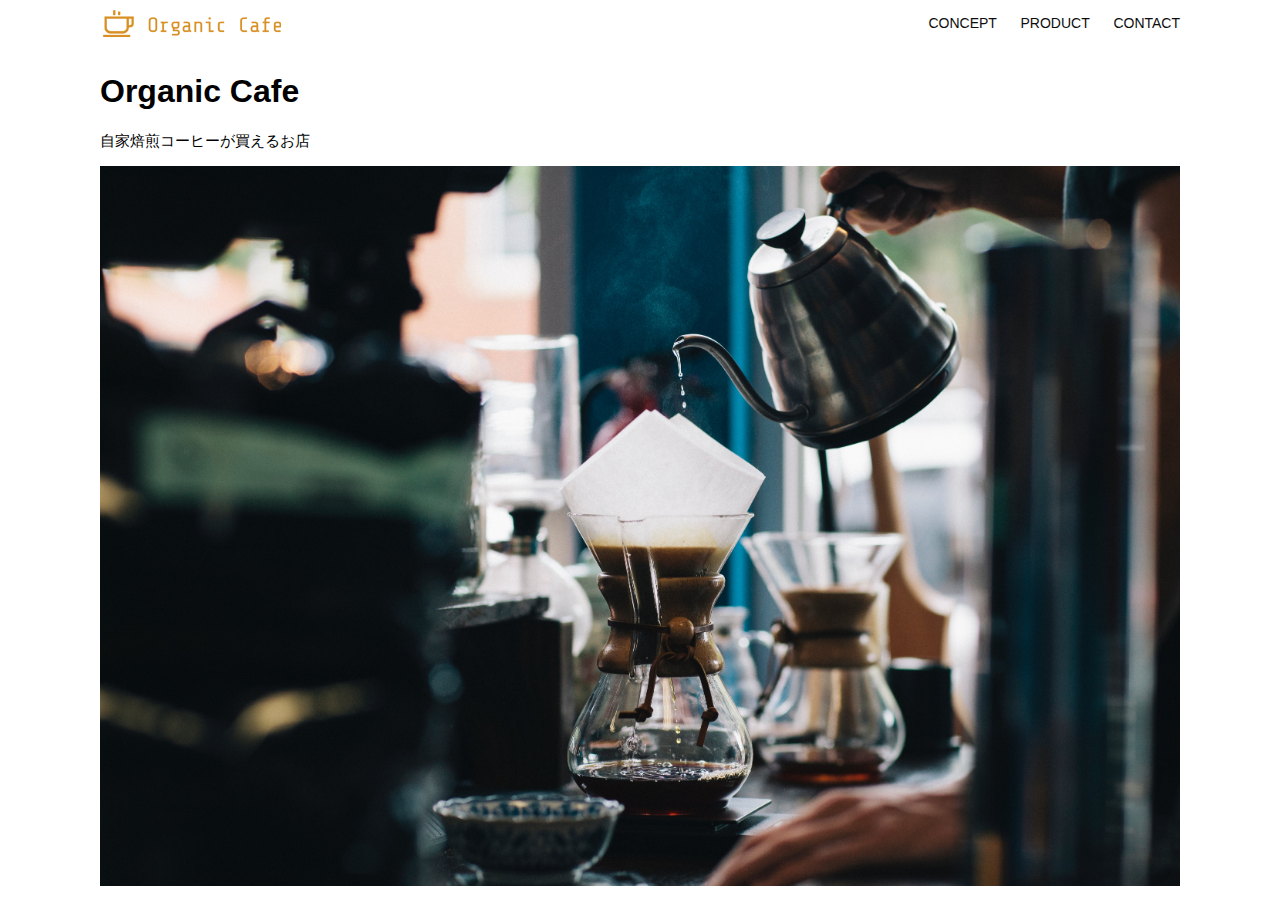
<file: kadai_013/index.html>
<!DOCTYPE html>
<html>
  <head>
    <title>Organic Cafe</title>
    <meta charset="UTF-8" />
    <meta name="description" content="自家焙煎のコーヒーがお家で楽しめるOrganic Cafe"/>
    <meta name="viewport" content="width=device-width, initial-scale=1.0" />
    <link rel="stylesheet" href="style.css" />
  </head>
  <body>
    <!-- ヘッダー -->
    <header>
      <!-- ロゴ -->
      <a href="index.html" id="logo"><img src="images/logo.png" alt="トップページに戻る"/></a>

      <!-- PC用ナビゲーション -->
      <nav id="nav-pc">
        <a href="index.html#concept">CONCEPT</a>
        <a href="index.html#product">PRODUCT</a>
        <a href="index.html#contact">CONTACT</a>
      </nav>
      <!-- スマートフォン用メニューボタン -->
      <img id="menu-sp" onclick="document.getElementById('nav-sp').style.display = 'block'" src="images/button-menu.png" alt="ナビゲーションを開く"/>
      <!-- スマートフォン用ナビゲーション-->
      <nav id="nav-sp">
        <img id="close" onclick="document.getElementById('nav-sp').style.display = 'none'" src="images/button-close.png" alt="ナビゲーションを閉じる"/>
        <a id="logo-sp" href="index.html" onclick="document.getElementById('nav-sp').style.display = 'none'"><img src="images/logo-sp.png" alt="トップページに戻る"/></a>
        <a class="menu" href="index.html#concept" onclick="document.getElementById('nav-sp').style.display = 'none'">CONCEPT</a>
        <a class="menu" href="index.html#product" onclick="document.getElementById('nav-sp').style.display = 'none'">PRODUCT</a>
        <a class="menu" href="index.html#contact" onclick="document.getElementById('nav-sp').style.display = 'none'">CONTACT</a>
      </nav>
      </header>

    <main>
      <article>
        <!-- メインビジュアル -->
        <section id="main-visual">
          <div id="main-message">
            <h1>Organic Cafe</h1>
            <p>自家焙煎コーヒーが買えるお店</p>
          </div>
          <img src="images/main-image.jpg" alt="コーヒーをハンドドリップで淹れる画像"/>
        </section>
      </article>
    </main>
  </body>
</html>
</file>
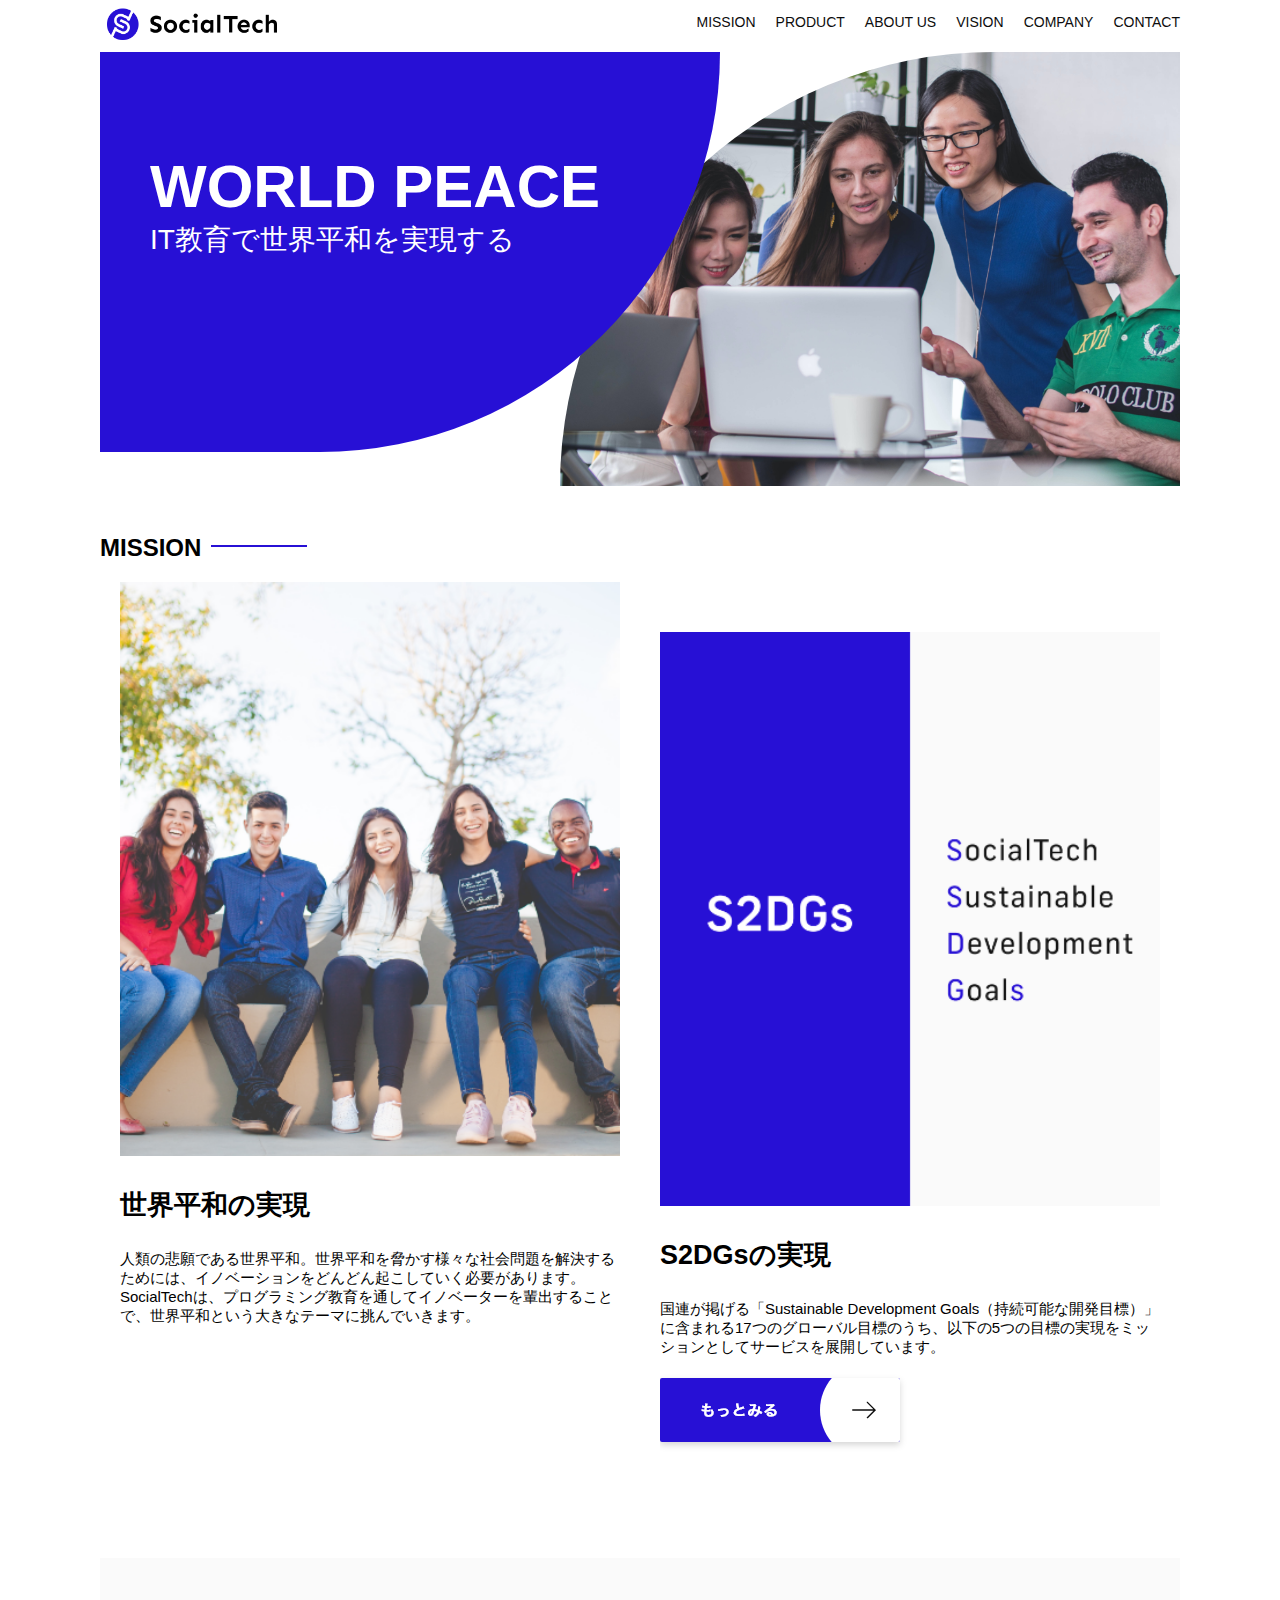
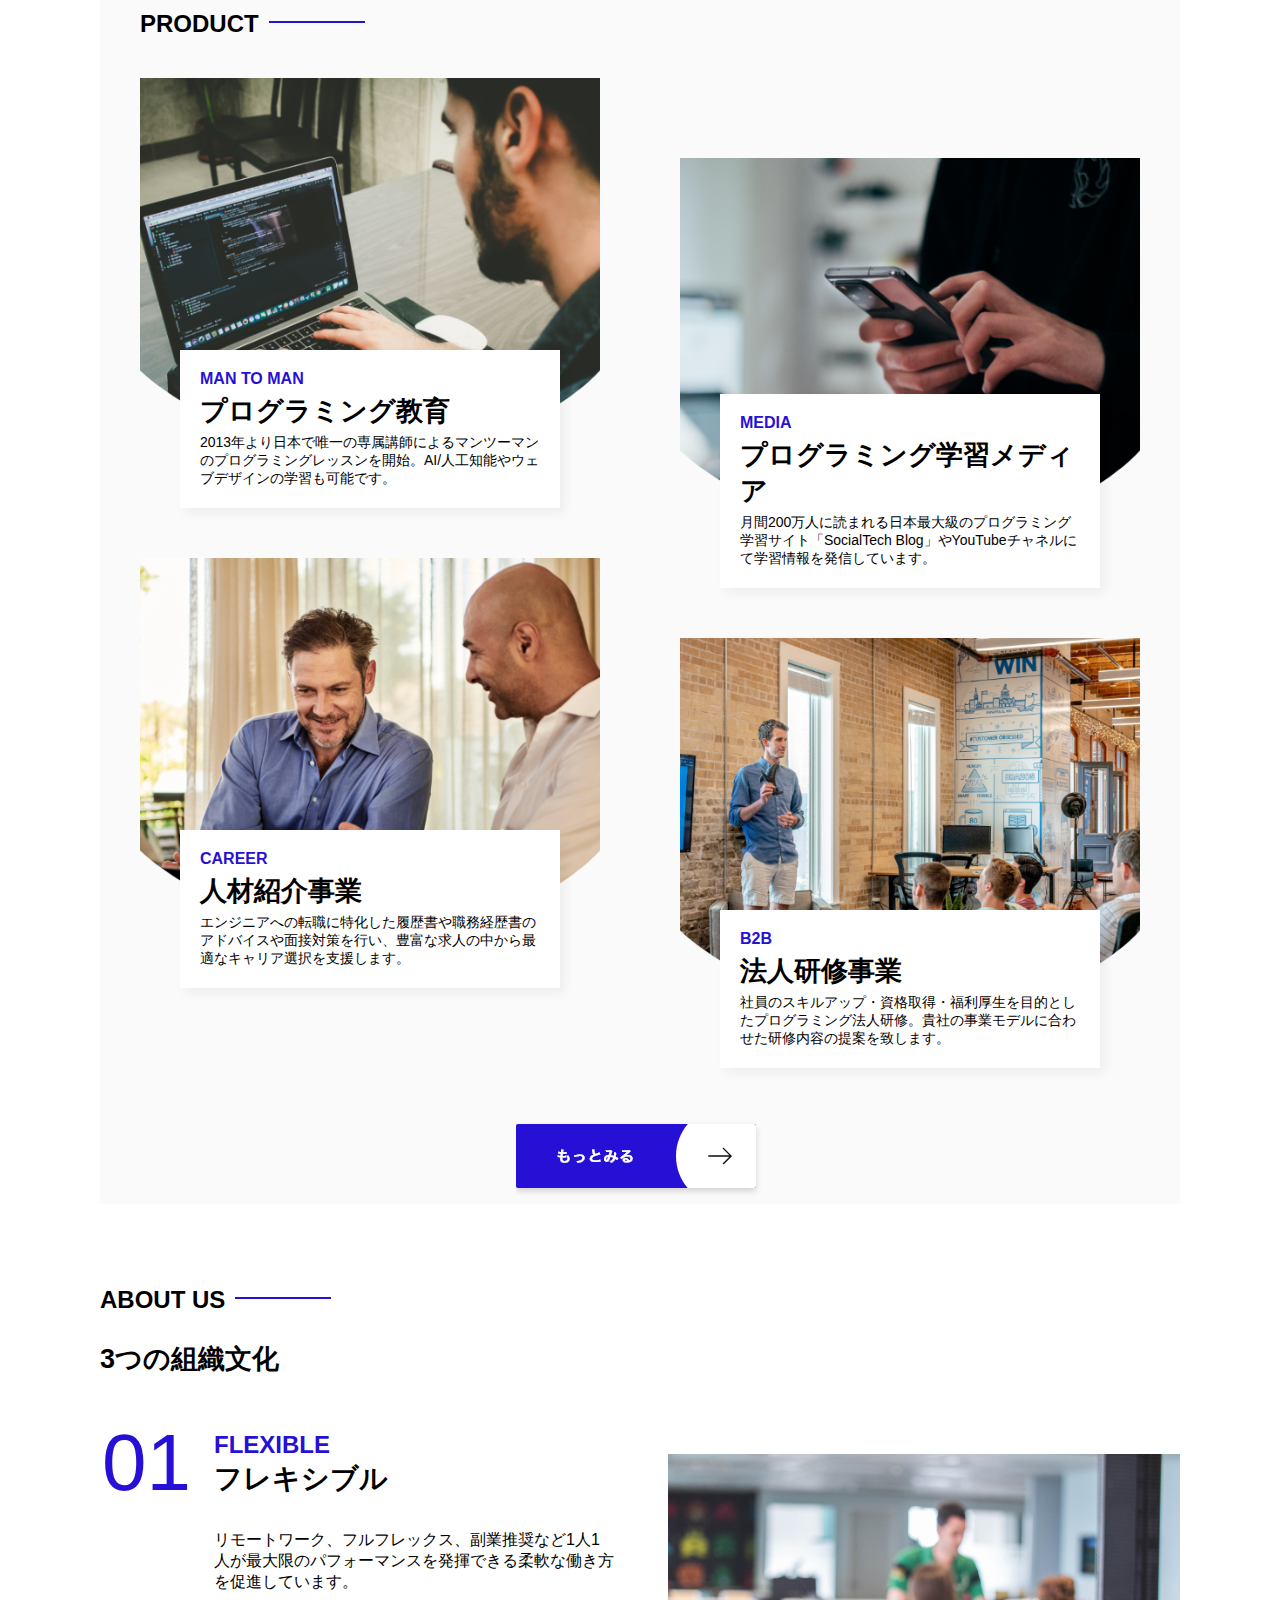
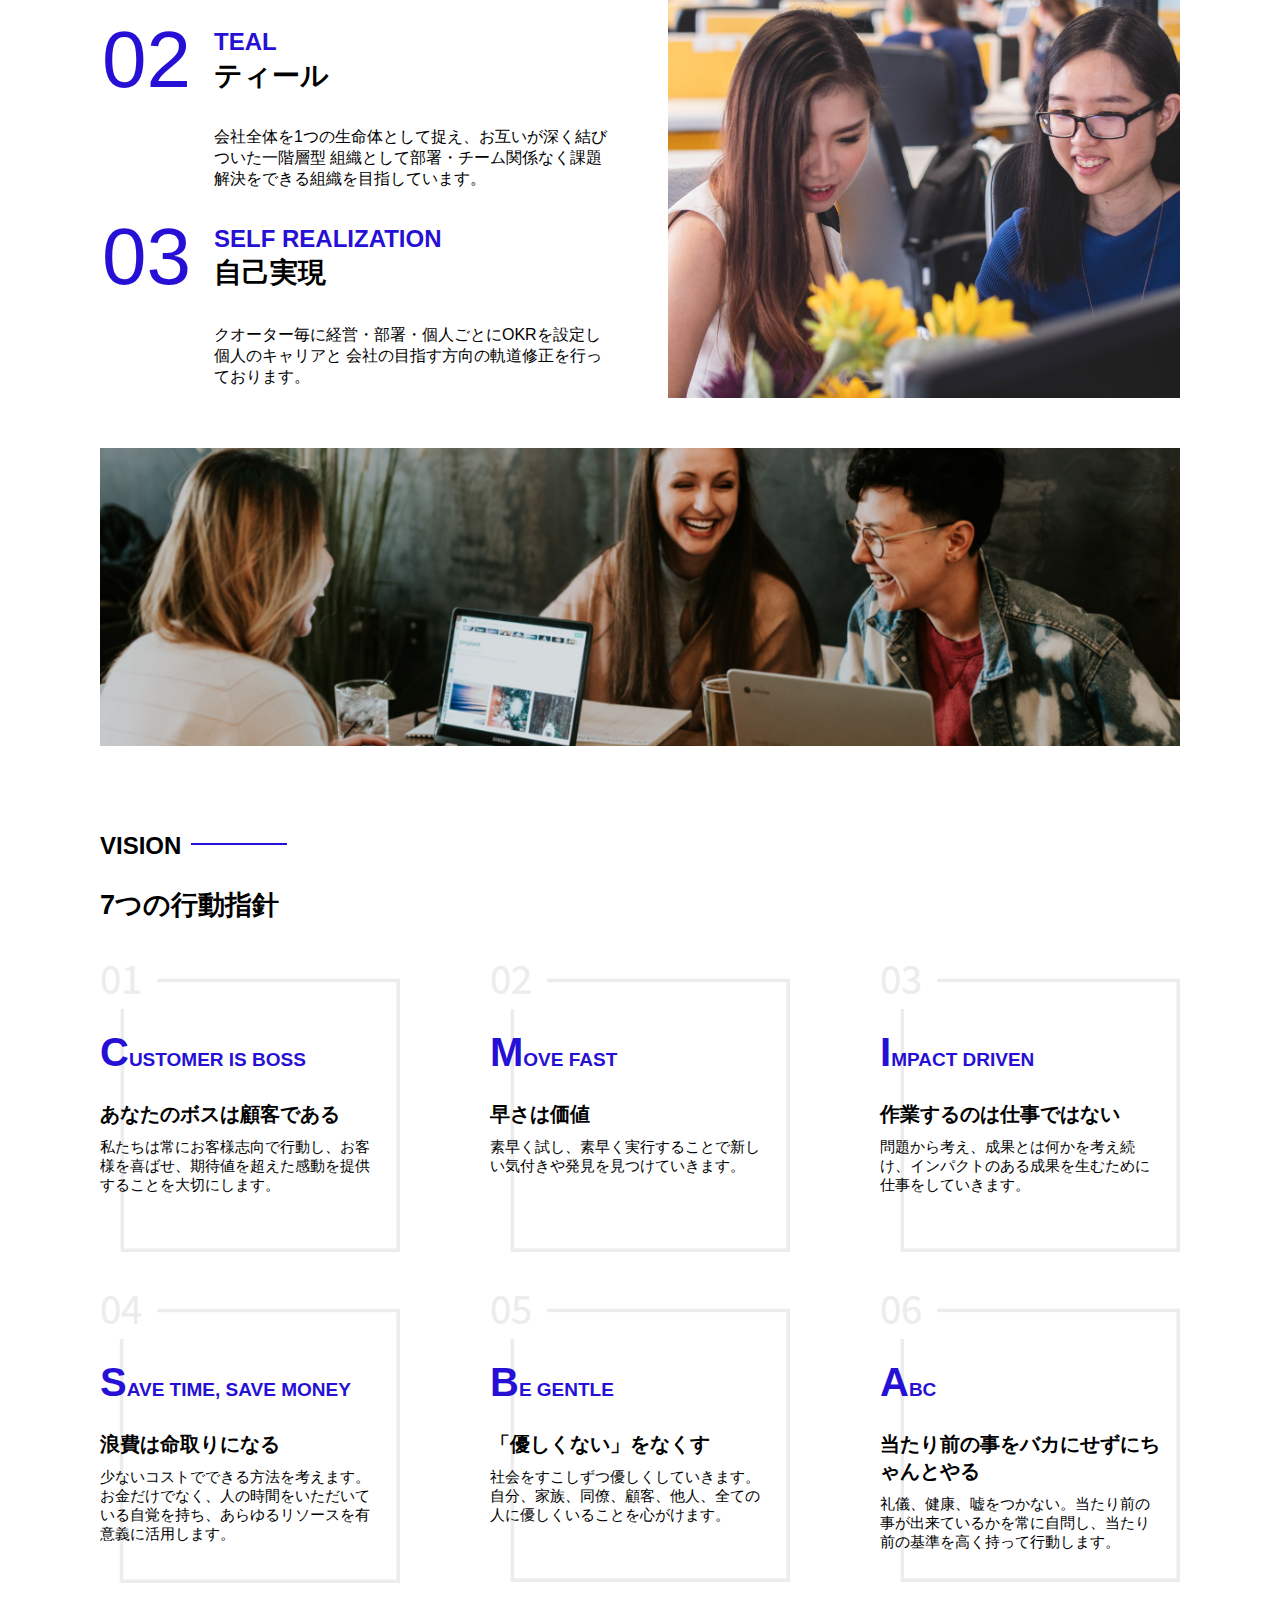
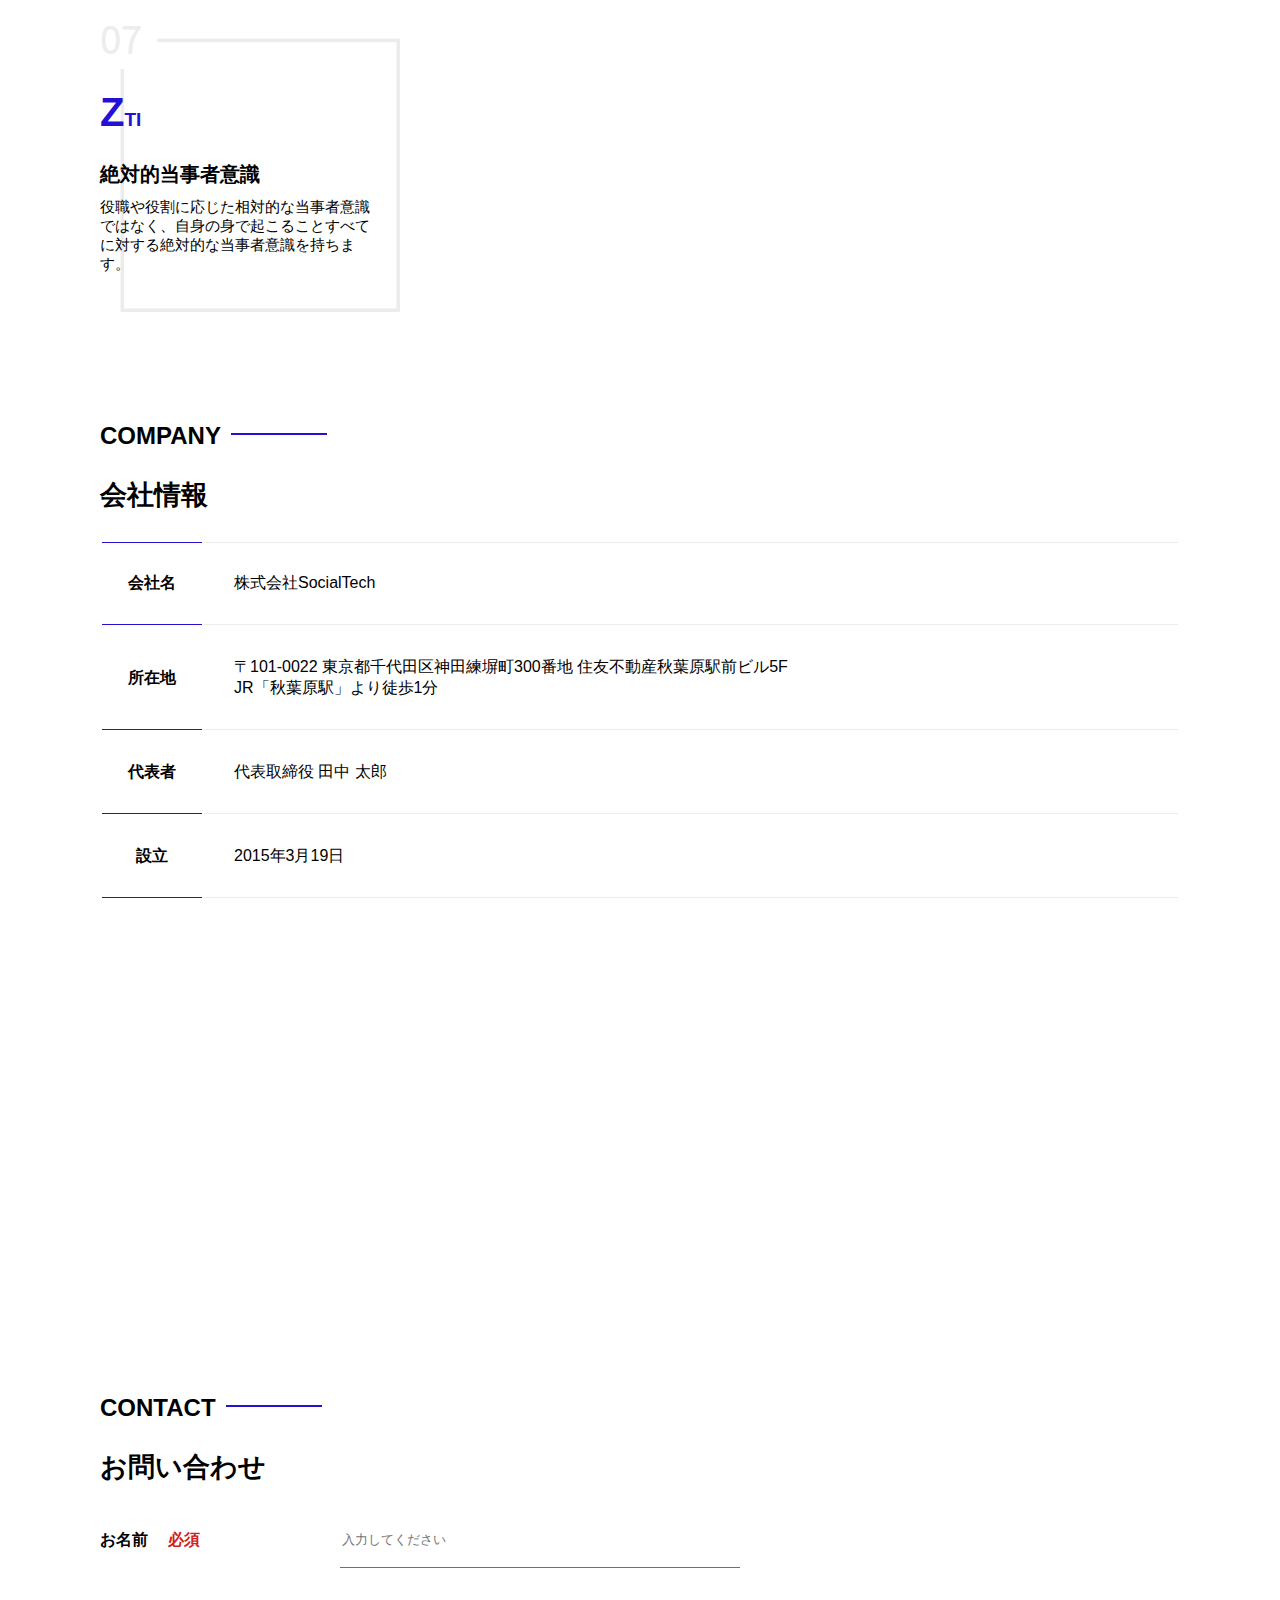
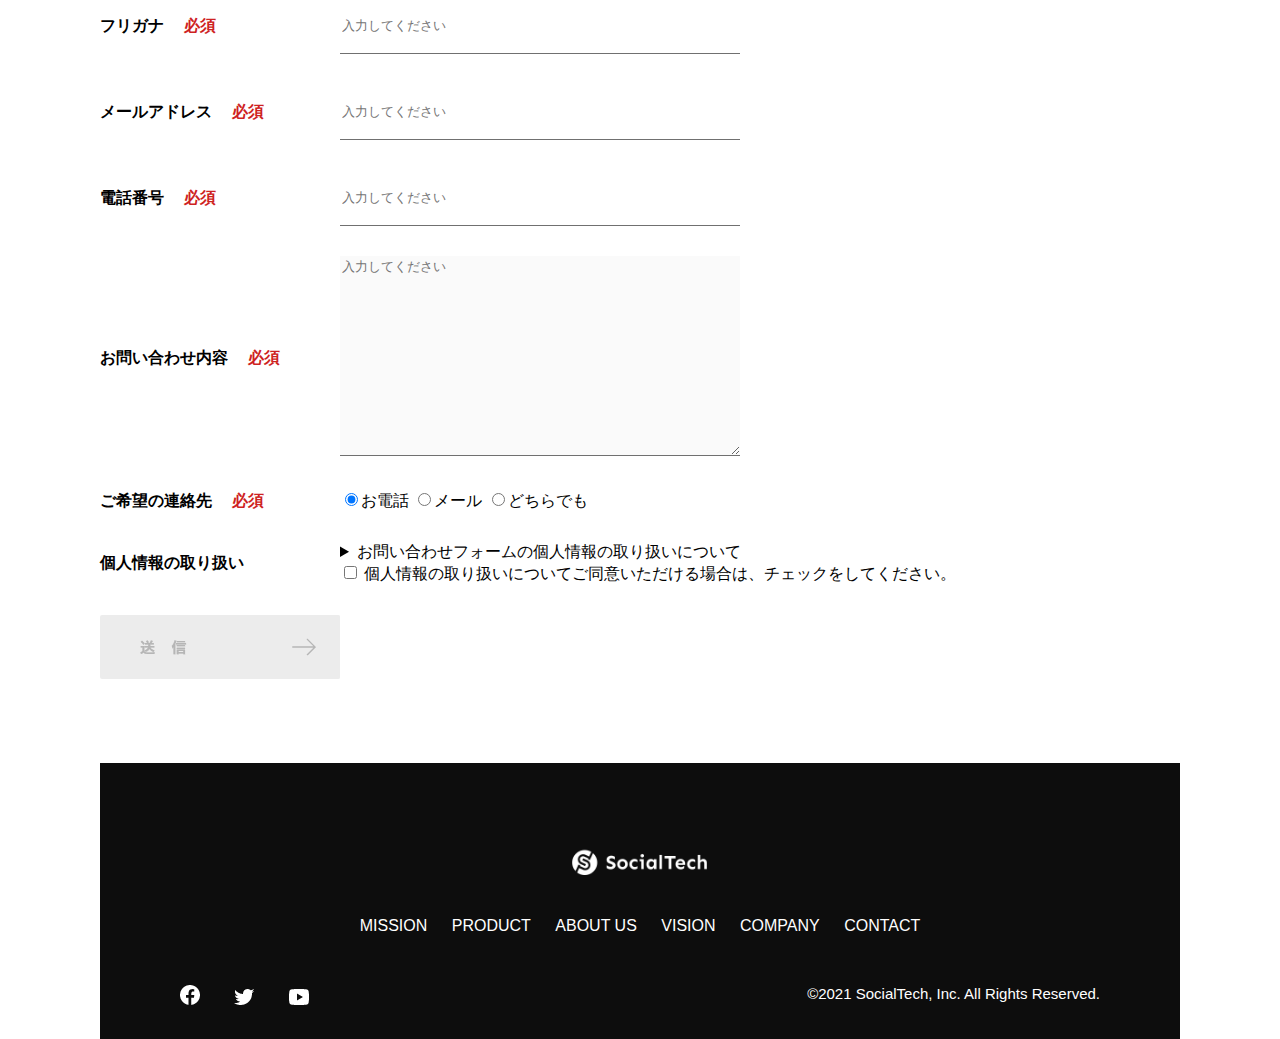
<file: kadai_tutorial_output/index.html>
<!DOCTYPE html>
<html>
<head>
    <title>SocialTech</title>
    <meta charset="UTF-8">
    <meta name="description" content="SocialTechはEdTech業界のリーディングカンパニーを目指します。">
    <meta name="viewport" content="width=device-width, initial-scale=1.0">
    <link rel="stylesheet" href="style.css">
  </head>
<body>
    <header>
      <a href="index.html" id="logo">
        <img src="images/logo.png" alt="トップページに戻る">
      </a>
      <nav id="nav-pc">
        <ul>
          <li><a href="mission.html">MISSION</a></li>
          <li><a href="product.html">PRODUCT</a></li>
          <li><a href="index.html#aboutus">ABOUT US</a></li>
          <li><a href="index.html#vision">VISION</a></li>
          <li><a href="index.html#company">COMPANY</a></li>
          <li><a href="index.html#contact">CONTACT</a></li>
        </ul>
      </nav>
      <button id="menu-sp" onclick="document.getElementById('nav-sp').style.display = 'block'">
        <img src="images/button-menu.png" alt="ナビゲーションを開く">
      </button>
      <div id="nav-sp">
        <button id="close" onclick="document.getElementById('nav-sp').style.display = 'none'">
          <img src="images/button-close.png" alt="ナビゲーションを閉じる">
        </button>
        <nav>
          <ul>
            <li>
              <a id="logo-sp" href="index.html" onclick="document.getElementById('nav-sp').style.display = 'none'"><img src="images/logo-sp.png" alt="トップページに戻る"></a>
            </li>
            <li><a class="menu" href="mission.html" onclick="document.getElementById('nav-sp').style.display = 'none'">MISSION</a></li>
            <li><a class="menu" href="product.html" onclick="document.getElementById('nav-sp').style.display = 'none'">PRODUCT</a></li>
            <li><a class="menu" href="index.html#aboutus" onclick="document.getElementById('nav-sp').style.display = 'none'">ABOUT US</a></li>
            <li><a class="menu" href="index.html#vision" onclick="document.getElementById('nav-sp').style.display = 'none'">VISION</a></li>
            <li><a class="menu" href="index.html#company" onclick="document.getElementById('nav-sp').style.display = 'none'">COMPANY</a></li>
            <li><a class="menu" href="index.html#contact" onclick="document.getElementById('nav-sp').style.display = 'none'">CONTACT</a></li>
          </ul>
        </nav>
        <div id="sns">
          <a href="https://www.facebook.com/sejuku2013">
            <img src="images/button-facebook.png" alt="Facebookのリンク">
          </a>
          <a href="https://twitter.com/samuraijuku">
            <img src="images/button-twitter.png" alt="Twitterのリンク">
          </a>
          <a href="https://www.youtube.com/channel/UCCFOQO5aDK0xXam4cUQXT8g">
            <img src="images/button-youtube.png" alt="YouTubeのリンク">
          </a>
        </div>
      </div>
    </header>
    <main>
      <article>
        <section id="main-visual">
          <div id="main-message">
            <h1>WORLD PEACE</h1>
            <p>IT教育で世界平和を実現する</p>
          </div>
          <img src="images/index/index-main.png" alt="PCの周りに集まる多国籍の仲間たち">
        </section>
        <!--ミッション-->
        <section id="mission">
          <h2 class="index-h2">MISSION</h2>
          <div id="mission-flex">
            <div>
              <img id="mission-photo" src="images/index/index-mission.png" alt="屋外のベンチで写真を撮影する多国籍の仲間たち">
              <h3>世界平和の実現</h3>
              <p>人類の悲願である世界平和。世界平和を脅かす様々な社会問題を解決するためには、イノベーションをどんどん起こしていく必要があります。SocialTechは、プログラミング教育を通してイノベーターを輩出することで、世界平和という大きなテーマに挑んでいきます。</p>
            </div>
            <div>
              <img id="s2dgs" src="images/index/s2dgs.png" alt="S2DGs">
              <h3>S2DGsの実現</h3>
              <p>国連が掲げる「Sustainable Development Goals（持続可能な開発目標）」に含まれる17つのグローバル目標のうち、以下の5つの目標の実現をミッションとしてサービスを展開しています。</p>
              <a href="mission.html">
                <img src="images/button-more.png" alt="もっとみる">
              </a>
            </div>
          </div>
        </section>
        <!-- プロダクト -->
        <section id="product">
          <h2 class="index-h2">PRODUCT</h2>
          <div class="product-flex">
            <div id="product-left">
              <div>
                <img class="product-photo" src="images/index/index-mantoman.png" alt="PCでコードを書く男性">
                <div class="product-explain">
                  <span>MAN TO MAN</span>
                  <h3>プログラミング教育</h3>
                  <p>2013年より日本で唯一の専属講師によるマンツーマンのプログラミングレッスンを開始。AI/人工知能やウェブデザインの学習も可能です。</p>
                </div>
              </div>
              <div>
                <img class="product-photo" src="images/index/index-career.png" alt="笑顔で話し合う2人の男性">
                <div class="product-explain">
                  <span>CAREER</span>
                  <h3>人材紹介事業</h3>
                  <p>エンジニアへの転職に特化した履歴書や職務経歴書のアドバイスや面接対策を行い、豊富な求人の中から最適なキャリア選択を支援します。</p>
                </div>
              </div>
            </div>
            <div id="product-right">
              <div>
                <img class="product-photo" src="images/index/index-media.png" alt="スマートフォンを操作する人">
                <div class="product-explain">
                  <span>MEDIA</span>
                  <h3>プログラミング学習メディア</h3>
                  <p>月間200万人に読まれる日本最大級のプログラミング学習サイト「SocialTech Blog」やYouTubeチャネルにて学習情報を発信しています。</p>
                </div>
              </div>
              <div>
                <img class="product-photo" src="images/index/index-b2b.png" alt="講演中の男性とそれを聴く人々">
                <div class="product-explain">
                  <span>B2B</span>
                  <h3>法人研修事業</h3>
                  <p>社員のスキルアップ・資格取得・福利厚生を目的としたプログラミング法人研修。貴社の事業モデルに合わせた研修内容の提案を致します。</p>
                </div>
              </div>
            </div>
          </div>
          <div id="product-more">
            <a href="product.html">
              <img src="images/button-more.png" alt="もっとみる">
            </a>
          </div>
        </section>
        <!-- ABOUT US -->
        <section id="aboutus">
          <h2 class="index-h2">ABOUT US</h2>
          <h3>3つの組織文化</h3>
          <div>
            <table class="culture-table">
              <tr>
                <td class="culture-num">01</td>
                <th><span class="culture-en">FLEXIBLE</span><br>フレキシブル</th>
              </tr>
              <tr>
                <td></td>
                <td class="culture-description">リモートワーク、フルフレックス、副業推奨など1人1人が最大限のパフォーマンスを発揮できる柔軟な働き方を促進しています。</td>
              </tr>
              <tr>
                <td class="culture-num">02</td>
                <th><span class="culture-en">TEAL</span><br>ティール</th>
              </tr>
              <tr>
                <td></td>
                <td class="culture-description">会社全体を1つの生命体として捉え、お互いが深く結びついた一階層型 組織として部署・チーム関係なく課題解決をできる組織を目指しています。</td>
              </tr>
              <tr>
                <td class="culture-num">03</td>
                <th><span class="culture-en">SELF REALIZATION</span><br>自己実現</th>
              </tr>
              <tr>
                <td></td>
                <td class="culture-description">クオーター毎に経営・部署・個人ごとにOKRを設定し個人のキャリアと 会社の目指す方向の軌道修正を行っております。</td>
              </tr>
            </table>
            <img class="culture-img" src="images/index/index-aboutus1.png" alt="笑顔で話し合う2人の女性">
          </div>
          <img class="culture-img2" src="images/index/index-aboutus2.png" alt="笑顔で話し合う3人の男女">
        </section>
        <!-- VISION -->
        <section id="vision">
          <h2 class="index-h2">VISION</h2>
          <h3>7つの行動指針</h3>
          <div>
            <div class="vision-box">
              <img src="images/index/vision-01.png" alt="01">
              <div>
                <h4>CUSTOMER IS BOSS</h4>
                <h5>あなたのボスは顧客である</h5>
                <p>私たちは常にお客様志向で行動し、お客様を喜ばせ、期待値を超えた感動を提供することを大切にします。</p>
              </div>
            </div>
            <div class="vision-box">
               <img src="images/index/vision-02.png" alt="02">
               <div>
                 <h4>MOVE FAST</h4>
                 <h5>早さは価値</h5>
                 <p>素早く試し、素早く実行することで新しい気付きや発見を見つけていきます。</p>
               </div>
             </div>
             <div class="vision-box">
               <img src="images/index/vision-03.png" alt="03">
               <div>
                 <h4>IMPACT DRIVEN</h4>
                 <h5>作業するのは仕事ではない</h5>
                 <p>問題から考え、成果とは何かを考え続け、インパクトのある成果を生むために仕事をしていきます。</p>
               </div>
             </div>
             <div class="vision-box">
               <img src="images/index/vision-04.png" alt="04">
               <div>
                 <h4>SAVE TIME, SAVE MONEY</h4>
                 <h5>浪費は命取りになる</h5>
                 <p>少ないコストでできる方法を考えます。お金だけでなく、人の時間をいただいている自覚を持ち、あらゆるリソースを有意義に活用します。</p>
               </div>
             </div>
             <div class="vision-box">
               <img src="images/index/vision-05.png" alt="05">
               <div>
                 <h4>BE GENTLE</h4>
                 <h5>「優しくない」をなくす</h5>
                 <p>社会をすこしずつ優しくしていきます。自分、家族、同僚、顧客、他人、全ての人に優しくいることを心がけます。</p>
               </div>
             </div>
             <div class="vision-box">
               <img src="images/index/vision-06.png" alt="06">
               <div>
                 <h4>ABC</h4>
                 <h5>当たり前の事をバカにせずにちゃんとやる</h5>
                 <p>礼儀、健康、嘘をつかない。当たり前の事が出来ているかを常に自問し、当たり前の基準を高く持って行動します。</p>
               </div>
             </div>
             <div class="vision-box">
               <img src="images/index/vision-07.png" alt="07">
               <div>
                 <h4>ZTI</h4>
                 <h5>絶対的当事者意識</h5>
                 <p>役職や役割に応じた相対的な当事者意識ではなく、自身の身で起こることすべてに対する絶対的な当事者意識を持ちます。</p>
               </div>
             </div>
          </div>
        </section>
        <section id="company">
          <h2 class="index-h2">COMPANY</h2>
          <h3>会社情報</h3>
          <table id="company-table">
            <tr>
              <th class="tableheader tableheader-first">会社名</th>
              <td class="cell cell-first">株式会社SocialTech</td>
            </tr>
            <tr>
              <th class="tableheader">所在地</th>
              <td class="cell">〒101-0022 東京都千代田区神田練塀町300番地 住友不動産秋葉原駅前ビル5F<br>JR「秋葉原駅」より徒歩1分</td>
            </tr>
            <tr>
              <th class="tableheader">代表者</th>
              <td class="cell">代表取締役 田中 太郎</td>
            </tr>
            <tr>
              <th class="tableheader">設立</th>
              <td class="cell">2015年3月19日</td>
            </tr>
          </table>
          <iframe src="https://www.google.com/maps/embed?pb=!1m18!1m12!1m3!1d3240.068855133681!2d139.7720776770042!3d35.699923172581215!2m3!1f0!2f0!3f0!3m2!1i1024!2i768!4f13.1!3m3!1m2!1s0x60188fee13660e23%3A0x77137876edf742ac!2z5L2P5Y-L5LiN5YuV55Sj56eL6JGJ5Y6f6aeF5YmN44OT44Or!5e0!3m2!1sja!2sjp!4v1756628502013!5m2!1sja!2sjp" width="600" height="450" style="border:0;" allowfullscreen="" loading="lazy" referrerpolicy="no-referrer-when-downgrade"></iframe>
        </section>
        <!-- お問い合わせフォーム -->
        <section id="contact">
          <h2 class="index-h2">CONTACT</h2>
          <h3>お問い合わせ</h3>
          <form>
            <div>
              <div class="contact-heading">
                <label class="contact-label">お名前<span class="contact-span">必須</span></label>
              </div>
              <div>
                <input type="text" name="name" placeholder="入力してください" class="contact-textbox">
              </div>
            </div>
            <div>
              <div class="contact-heading">
                <label class="contact-label">フリガナ<span class="contact-span">必須</span></label>
              </div>
              <div>
                <input type="text" name="hurigana" placeholder="入力してください" class="contact-textbox">
              </div>
            </div>
            <div>
              <div class="contact-heading">
                <label class="contact-label">メールアドレス<span class="contact-span">必須</span></label>
              </div>
              <div>
                <input type="text" name="email" placeholder="入力してください" class="contact-textbox">
              </div>
            </div>
            <div>
              <div class="contact-heading">
                <label class="contact-label">電話番号<span class="contact-span">必須</span></label>
              </div>
              <div>
                <input type="text" name="tel" placeholder="入力してください" class="contact-textbox">
              </div>
            </div>
            <div>
              <div class="contact-heading">
                <label class="contact-label">お問い合わせ内容<span class="contact-span">必須</span></label>
              </div>
              <div>
                <textarea  class="contact-textarea" placeholder="入力してください" name="message"></textarea>
              </div>
            </div>
            <div>
              <div class="contact-heading">
                <label class="contact-label">ご希望の連絡先<span class="contact-span">必須</span></label>
              </div>
              <div>
                <input class="radiobutton" type="radio" value="tel" name="contact" checked><label>お電話</label>
                <input class="radiobutton" type="radio" value="mail" name="contact"><label>メール</label>
                <input class="radiobutton" type="radio" value="both" name="contact"><label>どちらでも</label>
              </div>
            </div>
            <div>
              <div class="contact-heading">
                <label class="contact-label">個人情報の取り扱い</label>
              </div>
              <div>
                <details>
                  <summary>お問い合わせフォームの個人情報の取り扱いについて</summary>
                  <div>
                    <dl>
                      <dt>１．組織の名称又は氏名</dt>
                      <dd>株式会社SocialTech</dd>
                      <dt>２．個人情報保護管理者（若しくはその代理人）の氏名又は職名、所属及び連絡先</dt>
                      <dd>
                        <p>鈴木 一郎 コーポレート部</p>
                        <p>メールアドレス：samurai@example.com</p>
                        <p>TEL：03-1234-5678</p>
                      </dd>
                      <dt>３．個人情報の利用目的</dt>
                      <dd>
                        <ul>
                          <li>本サービス及び本サービスに関連する情報の提供又はそれらに関する連絡のため</li>
                          <li>ユーザーの本人確認のため</li>
                          <li>当社サービスのご案内のため</li>
                          <li>当社の商品等の広告または宣伝（電子メールによるものを含むものとします。）</li>
                        </ul>
                      </dd>
                      <dt>４．個人情報の取り扱い業務の委託</dt>
                      <dd>個人情報の取扱業務の全部または一部を外部に業務委託する場合があります。その際、弊社は、個人情報を適切に保護できる管理体制を敷き実行していることを条件として委託先を厳選したうえで、機密保持契約を委託先と締結し、お客様の個人情報を厳密に管理させます。</dd>
                      <dt>５．個人情報の開示等の請求</dt>
                      <dd>
                        お客様は、弊社に対してご自身の個人情報の開示等（利用目的の通知、開示、内容の訂正・追加・削除、利用の停止または消去、第三者への提供の停止）に関して、当社問合わせ窓口に申し出ることができます。<br>
                        その際、弊社はお客様ご本人を確認させていただいたうえで、合理的な期間内に対応いたします。<br>
                        なお、個人情報に関する弊社問合わせ先は、次の通りです。
                      </dd>
                      <dd>
                        <p>株式会社SocialTech　個人情報問合せ窓口</p>
                        <p>〒150-0043　東京都千代田区神田練塀町300番地 住友不動産秋葉原駅前ビル5F</p>
                        <p>メールアドレス：samurai@example.com　TEL：03-1234-5678</p>
                      </dd>

                      <dt>６．個人情報を提供されることの任意性について</dt>
                      <dd>お客様がご自身の個人情報を弊社に提供されるか否かは、お客様のご判断によりますが、もしご提供されない場合には、適切なサービスが提供できない場合がありますので予めご了承ください。</dd>
                    </dl>
                  </div>
                </details>
                <input type="checkbox" name="agree">
                <span>個人情報の取り扱いについてご同意いただける場合は、チェックをしてください。</span>
              </div>
            </div>
            <input type="image" src="images/button-submit.png" alt="送信する">
          </form>
        </section>
      </article>
    </main>
    <footer>
      <div id="footer-logo">
        <img src="images/logo-sp.png" alt="SocialTech">
      </div>
      <div id="footer-link">
        <a href="mission.html">MISSION</a>
        <a href="product.html">PRODUCT</a>
        <a href="index.html#aboutus">ABOUT US</a>
        <a href="index.html#vision">VISION</a>
        <a href="index.html#company">COMPANY</a>
        <a href="index.html#contact">CONTACT</a>
      </div>
      <div id="sns-footer">
        <div class="sns-btns">
          <a href="https://www.facebook.com/sejuku2013"><img src="images/button-facebook.png" alt="Facebookのリンク"></a>
          <a href="https://twitter.com/samuraijuku"><img src="images/button-twitter.png" alt="Twitterのリンク"></a>
          <a href="https://www.youtube.com/channel/UCCFOQO5aDK0xXam4cUQXT8g"><img src="images/button-youtube.png" alt="YouTubeのリンク"></a>
        </div>
        <p id="copyright">&copy;2021 SocialTech, Inc. All Rights Reserved.</p>
      </div>
    </footer>
      
</body>
</html>
</file>
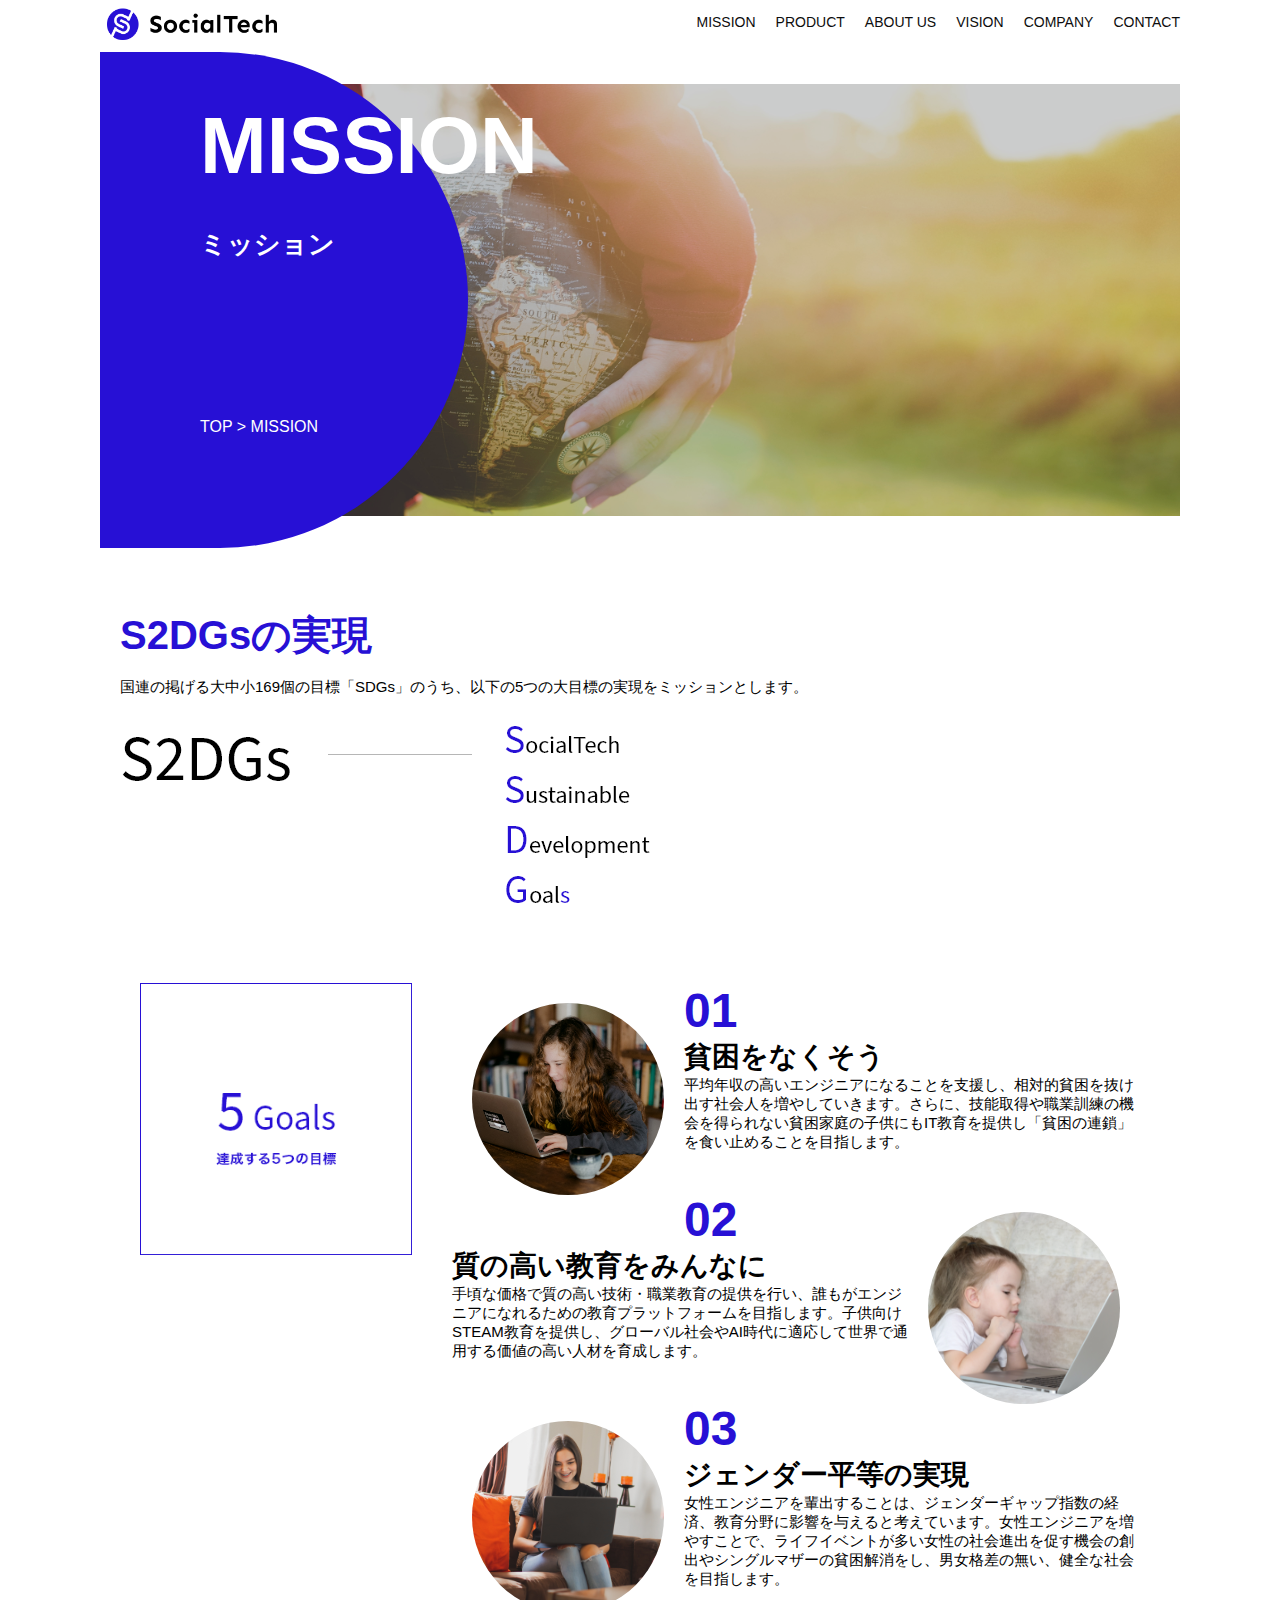
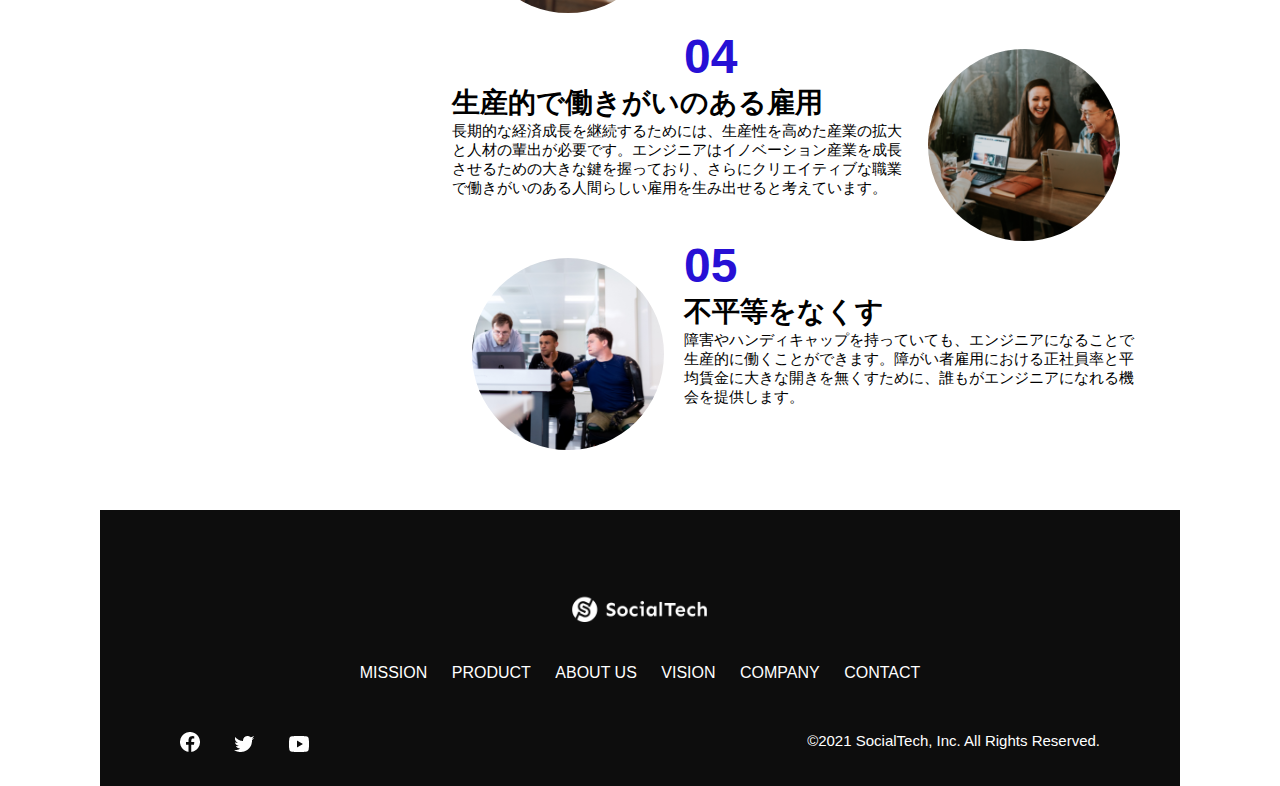
<file: kadai_tutorial_output/mission.html>
<!DOCTYPE html>
<html>
  <head>
    <title>SocialTech - MISSION ミッション -</title>
    <meta charset="utf-8">
    <meta name="description" content="SocialTechが目指す5つの目標（S2DGs）を紹介します">
    <meta name="viewport" content="width=device-width, initial-scale=1.0">
    <link rel="stylesheet" href="style.css">
  </head>

  <body>
    <!-- ヘッダー -->
    <header>
      <!-- ロゴ -->
      <a href="index.html" id="logo">
        <img src="images/logo.png" alt="トップページに戻る">
      </a>

      <!-- PC用ナビゲーション -->
      <nav id="nav-pc">
        <ul>
          <li><a href="mission.html">MISSION</a></li>
          <li><a href="product.html">PRODUCT</a></li>
          <li><a href="index.html#aboutus">ABOUT US</a></li>
          <li><a href="index.html#vision">VISION</a></li>
          <li><a href="index.html#company">COMPANY</a></li>
          <li><a href="index.html#contact">CONTACT</a></li>
        </ul>
      </nav>

      <!-- スマホ用メニューボタン -->
      <button id="menu-sp" onclick="document.getElementById('nav-sp').style.display = 'block'">
        <img src="images/button-menu.png" alt="ナビゲーションを開く">
      </button>

      <!-- スマホ用ナビゲーション -->
      <div id="nav-sp">
        <button id="close" onclick="document.getElementById('nav-sp').style.display = 'none'">
          <img src="images/button-close.png" alt="ナビゲーションを閉じる">
        </button>

        <nav>
          <ul>
            <li>
              <a id="logo-sp" href="index.html" onclick="document.getElementById('nav-sp').style.display = 'none'"><img src="images/logo-sp.png" alt="トップページに戻る"></a>
            </li>
            <li><a class="menu" href="mission.html" onclick="document.getElementById('nav-sp').style.display = 'none'">MISSION</a></li>
            <li><a class="menu" href="product.html" onclick="document.getElementById('nav-sp').style.display = 'none'">PRODUCT</a></li>
            <li><a class="menu" href="index.html#aboutus" onclick="document.getElementById('nav-sp').style.display = 'none'">ABOUT US</a></li>
            <li><a class="menu" href="index.html#vision" onclick="document.getElementById('nav-sp').style.display = 'none'">VISION</a></li>
            <li><a class="menu" href="index.html#company" onclick="document.getElementById('nav-sp').style.display = 'none'">COMPANY</a></li>
            <li><a class="menu" href="index.html#contact" onclick="document.getElementById('nav-sp').style.display = 'none'">CONTACT</a></li>
          </ul>
        </nav>
        <div id="sns">
          <a href="https://www.facebook.com/sejuku2013">
            <img src="images/button-facebook.png" alt="Facebookのリンク">
          </a>
          <a href="https://twitter.com/samuraijuku">
            <img src="images/button-twitter.png" alt="Twitterのリンク">
          </a>
          <a href="https://www.youtube.com/channel/UCCFOQO5aDK0xXam4cUQXT8g">
            <img src="images/button-youtube.png" alt="YouTubeのリンク">
          </a>
        </div>
      </div>
    </header>

    <main>
      <article>
        <section id="mission-main">
          <div class="mission-main-inner">
            <div id="mission-title">
              <h1>MISSION<br><span>ミッション</span></h1>
              <p>TOP > MISSION</p>
            </div>
          </div>
        </section>

        <section id="mission-s2dgs">
          <h2 class="mission-h2">S2DGsの実現</h2>
          <p>国連の掲げる大中小169個の目標「SDGs」のうち、以下の5つの大目標の実現をミッションとします。</p>
          <img src="images/mission/mission-s2dgs.png" alt="S2DGs">
        </section>

        <section id="mission-five-goals">
          <div class="five-goals-image">
            <img src="images/mission/mission-5goals.png" alt="5Goals">
          </div>
          <div class="five-goals-read">
            <div>
              <img class="fivegoals-image-left" src="images/mission/mission-5goals01.png" alt="PCを操作する女の子">
              <span class="fivegoals-number">01</span>
              <h3 class="fivegoals-h3">貧困をなくそう</h3>
              <p class="fivegoals-p">平均年収の高いエンジニアになることを支援し、相対的貧困を抜け出す社会人を増やしていきます。さらに、技能取得や職業訓練の機会を得られない貧困家庭の子供にもIT教育を提供し「貧困の連鎖」を食い止めることを目指します。</p>
            </div>
            <div>
               <img class="fivegoals-image-right" src="images/mission/mission-5goals02.png" alt="PCを見つめる小さい女の子">
               <span class="fivegoals-number">02</span>
               <h3 class="fivegoals-h3">質の高い教育をみんなに</h3>
               <p class="fivegoals-p">手頃な価格で質の高い技術・職業教育の提供を行い、誰もがエンジニアになれるための教育プラットフォームを目指します。子供向けSTEAM教育を提供し、グローバル社会やAI時代に適応して世界で通用する価値の高い人材を育成します。</p>
             </div>
             <div>
               <img class="fivegoals-image-left" src="images/mission/mission-5goals03.png" alt="PCを操作する女性">
               <span class="fivegoals-number">03</span>
               <h3 class="fivegoals-h3">ジェンダー平等の実現</h3>
               <p class="fivegoals-p">女性エンジニアを輩出することは、ジェンダーギャップ指数の経済、教育分野に影響を与えると考えています。女性エンジニアを増やすことで、ライフイベントが多い女性の社会進出を促す機会の創出やシングルマザーの貧困解消をし、男女格差の無い、健全な社会を目指します。</p>
             </div>
             <div>
               <img class="fivegoals-image-right" src="images/mission/mission-5goals04.png" alt="笑顔で話し合う3人の男女">
               <span class="fivegoals-number">04</span>
               <h3 class="fivegoals-h3">生産的で働きがいのある雇用</h3>
               <p class="fivegoals-p">長期的な経済成長を継続するためには、生産性を高めた産業の拡大と人材の輩出が必要です。エンジニアはイノベーション産業を成長させるための大きな鍵を握っており、さらにクリエイティブな職業で働きがいのある人間らしい雇用を生み出せると考えています。</p>
             </div>
             <div>
               <img class="fivegoals-image-left" src="images/mission/mission-5goals05.png" alt="障害を持つ男性が生き生きと働く様子">
               <span class="fivegoals-number">05</span>
               <h3 class="fivegoals-h3">不平等をなくす</h3>
               <p class="fivegoals-p">障害やハンディキャップを持っていても、エンジニアになることで生産的に働くことができます。障がい者雇用における正社員率と平均賃金に大きな開きを無くすために、誰もがエンジニアになれる機会を提供します。</p>
             </div>
          </div>
        </section>

      </article>
    </main>

    <footer>
      <div id="footer-logo">
        <img src="images/logo-sp.png" alt="SocialTech">
      </div>
      <div id="footer-link">
        <a href="mission.html">MISSION</a>
        <a href="product.html">PRODUCT</a>
        <a href="index.html#aboutus">ABOUT US</a>
        <a href="index.html#vision">VISION</a>
        <a href="index.html#company">COMPANY</a>
        <a href="index.html#contact">CONTACT</a>
      </div>
      <div id="sns-footer">
        <div class="sns-btns">
          <a href="https://www.facebook.com/sejuku2013"><img src="images/button-facebook.png" alt="Facebookのリンク"></a>
          <a href="https://twitter.com/samuraijuku"><img src="images/button-twitter.png" alt="Twitterのリンク"></a>
          <a href="https://www.youtube.com/channel/UCCFOQO5aDK0xXam4cUQXT8g"><img src="images/button-youtube.png" alt="YouTubeのリンク"></a>
        </div>
        <p id="copyright">&copy;2021 SocialTech, Inc. All Rights Reserved.</p>
      </div>
    </footer>

  </body>
</html>
</file>
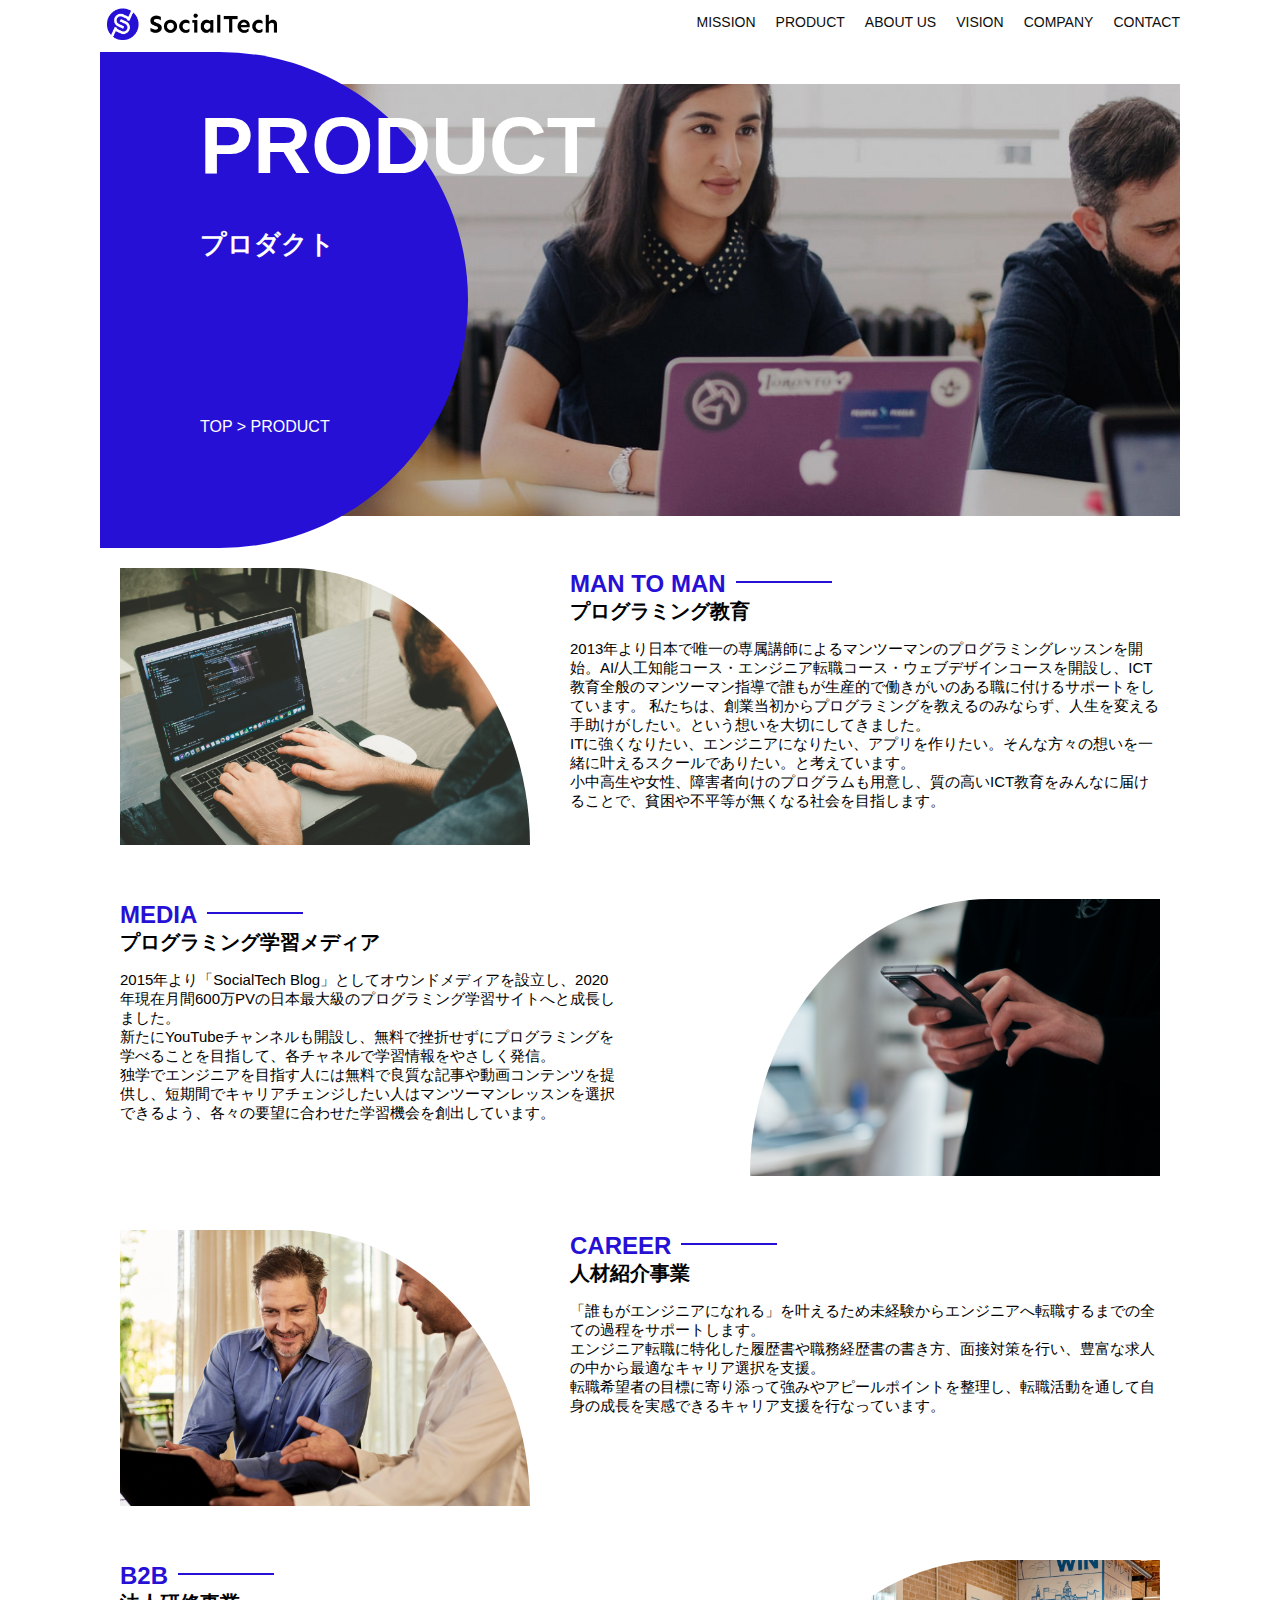
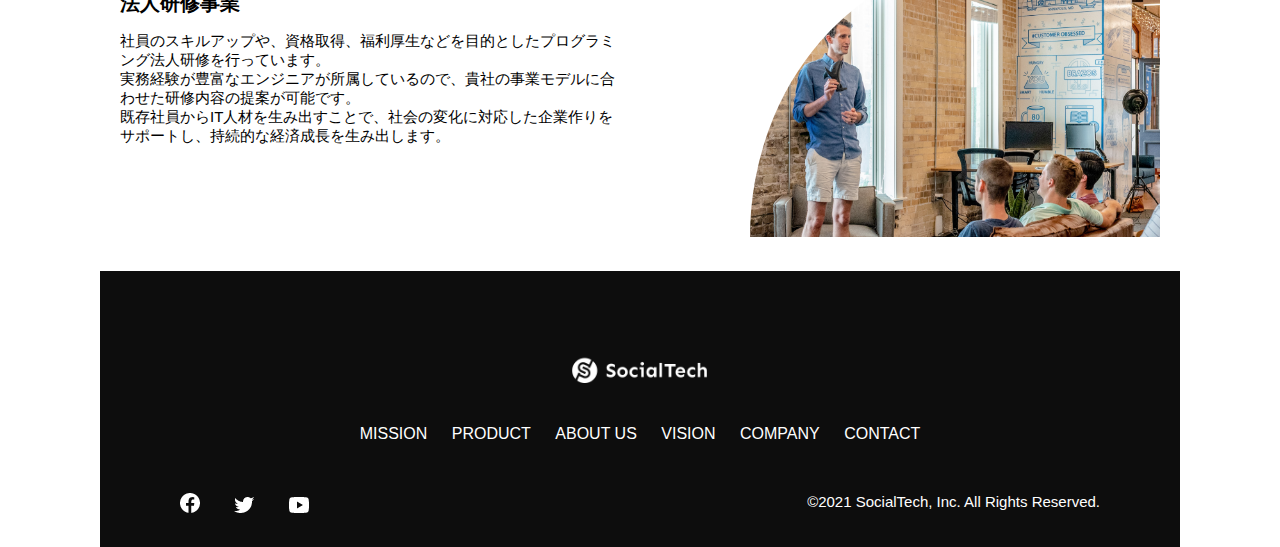
<file: kadai_tutorial_output/product.html>
<!DOCTYPE html>
<html>
  <head>
    <title>SocialTech -PRODUCT プロダクト-</title>
    <meta charset="utf-8">
    <meta name="description" content="ocialTechの4つのプロダクトを紹介します">
    <meta name="viewport" content="width=device-width, initial-scale=1.0">
    <link rel="stylesheet" href="style.css">
  </head>

  <body>
    <!-- ヘッダー -->
    <header>
      <!-- ロゴ -->
      <a href="index.html" id="logo">
        <img src="images/logo.png" alt="トップページに戻る">
      </a>

      <!-- PC用ナビゲーション -->
      <nav id="nav-pc">
        <ul>
          <li><a href="mission.html">MISSION</a></li>
          <li><a href="product.html">PRODUCT</a></li>
          <li><a href="index.html#aboutus">ABOUT US</a></li>
          <li><a href="index.html#vision">VISION</a></li>
          <li><a href="index.html#company">COMPANY</a></li>
          <li><a href="index.html#contact">CONTACT</a></li>
        </ul>
      </nav>

      <!-- スマホ用メニューボタン -->
      <button id="menu-sp" onclick="document.getElementById('nav-sp').style.display = 'block'">
        <img src="images/button-menu.png" alt="ナビゲーションを開く">
      </button>

      <!-- スマホ用ナビゲーション -->
      <div id="nav-sp">
        <button id="close" onclick="document.getElementById('nav-sp').style.display = 'none'">
          <img src="images/button-close.png" alt="ナビゲーションを閉じる">
        </button>

        <nav>
          <ul>
            <li>
              <a id="logo-sp" href="index.html" onclick="document.getElementById('nav-sp').style.display = 'none'"><img src="images/logo-sp.png" alt="トップページに戻る"></a>
            </li>
            <li><a class="menu" href="mission.html" onclick="document.getElementById('nav-sp').style.display = 'none'">MISSION</a></li>
            <li><a class="menu" href="product.html" onclick="document.getElementById('nav-sp').style.display = 'none'">PRODUCT</a></li>
            <li><a class="menu" href="index.html#aboutus" onclick="document.getElementById('nav-sp').style.display = 'none'">ABOUT US</a></li>
            <li><a class="menu" href="index.html#vision" onclick="document.getElementById('nav-sp').style.display = 'none'">VISION</a></li>
            <li><a class="menu" href="index.html#company" onclick="document.getElementById('nav-sp').style.display = 'none'">COMPANY</a></li>
            <li><a class="menu" href="index.html#contact" onclick="document.getElementById('nav-sp').style.display = 'none'">CONTACT</a></li>
          </ul>
        </nav>
        <div id="sns">
          <a href="https://www.facebook.com/sejuku2013">
            <img src="images/button-facebook.png" alt="Facebookのリンク">
          </a>
          <a href="https://twitter.com/samuraijuku">
            <img src="images/button-twitter.png" alt="Twitterのリンク">
          </a>
          <a href="https://www.youtube.com/channel/UCCFOQO5aDK0xXam4cUQXT8g">
            <img src="images/button-youtube.png" alt="YouTubeのリンク">
          </a>
        </div>
      </div>
    </header>

    <main>
      <article>
        <section id="product-main">
          <div class="product-main-inner">
            <div id="product-title">
              <h1>PRODUCT<br><span>プロダクト</span></h1>
              <p>TOP > PRODUCT</p>
            </div>
          </div>
        </section>

        <section class="product-section product-section-left">
          <div class="product-section-img">
            <img src="images/product/product-mantoman.png" alt="PCでコードを書く男性">
          </div>
          <div class="product-read">
            <h2 class="product-h2">MAN TO MAN</h2>
            <h3 class="product-h3">プログラミング教育</h3>
            <p>
              2013年より日本で唯一の専属講師によるマンツーマンのプログラミングレッスンを開始。AI/人工知能コース・エンジニア転職コース・ウェブデザインコースを開設し、ICT教育全般のマンツーマン指導で誰もが生産的で働きがいのある職に付けるサポートをしています。 私たちは、創業当初からプログラミングを教えるのみならず、人生を変える手助けがしたい。という想いを大切にしてきました。<br>ITに強くなりたい、エンジニアになりたい、アプリを作りたい。そんな方々の想いを一緒に叶えるスクールでありたい。と考えています。<br>小中高生や女性、障害者向けのプログラムも用意し、質の高いICT教育をみんなに届けることで、貧困や不平等が無くなる社会を目指します。
            </p>
          </div>
        </section>
        
        <section class="product-section product-section-right">
           <div class="product-read">
             <h2 class="product-h2">MEDIA</h2>
             <h3 class="product-h3">プログラミング学習メディア</h3>
             <p>2015年より「SocialTech Blog」としてオウンドメディアを設立し、2020年現在月間600万PVの日本最大級のプログラミング学習サイトへと成長しました。<br>新たにYouTubeチャンネルも開設し、無料で挫折せずにプログラミングを学べることを目指して、各チャネルで学習情報をやさしく発信。<br>独学でエンジニアを目指す人には無料で良質な記事や動画コンテンツを提供し、短期間でキャリアチェンジしたい人はマンツーマンレッスンを選択できるよう、各々の要望に合わせた学習機会を創出しています。</p>
           </div>
           <div class="product-section-img">
             <img src="images/product/product-media.png" alt="スマートフォンを操作する人">
           </div>
         </section>
 
         <section class="product-section product-section-left">
           <div class="product-section-img">
             <img src="images/product/product-career.png" alt="笑顔で話し合う2人の男性">
           </div>
           <div class="product-read">
             <h2 class="product-h2">CAREER</h2>
             <h3 class="product-h3">人材紹介事業</h3>
             <p>「誰もがエンジニアになれる」を叶えるため未経験からエンジニアへ転職するまでの全ての過程をサポートします。<br>エンジニア転職に特化した履歴書や職務経歴書の書き方、面接対策を行い、豊富な求人の中から最適なキャリア選択を支援。<br>転職希望者の目標に寄り添って強みやアピールポイントを整理し、転職活動を通して自身の成長を実感できるキャリア支援を行なっています。<br></p>
           </div>
         </section>
 
         <section class="product-section product-section-right">
           <div class="product-read">
             <h2 class="product-h2">B2B</h2>
             <h3 class="product-h3">法人研修事業</h3>
             <p>社員のスキルアップや、資格取得、福利厚生などを目的としたプログラミング法人研修を行っています。<br>実務経験が豊富なエンジニアが所属しているので、貴社の事業モデルに合わせた研修内容の提案が可能です。<br>既存社員からIT人材を生み出すことで、社会の変化に対応した企業作りをサポートし、持続的な経済成長を生み出します。</p>
           </div>
           <div class="product-section-img">
             <img src="images/product/product-b2b.png" alt="講演中の男性とそれを聴く人々">
           </div>
         </section>
      </article>
    </main>

    <footer>
      <div id="footer-logo">
        <img src="images/logo-sp.png" alt="SocialTech">
      </div>
      <div id="footer-link">
        <a href="mission.html">MISSION</a>
        <a href="product.html">PRODUCT</a>
        <a href="index.html#aboutus">ABOUT US</a>
        <a href="index.html#vision">VISION</a>
        <a href="index.html#company">COMPANY</a>
        <a href="index.html#contact">CONTACT</a>
      </div>
      <div id="sns-footer">
        <div class="sns-btns">
          <a href="https://www.facebook.com/sejuku2013"><img src="images/button-facebook.png" alt="Facebookのリンク"></a>
          <a href="https://twitter.com/samuraijuku"><img src="images/button-twitter.png" alt="Twitterのリンク"></a>
          <a href="https://www.youtube.com/channel/UCCFOQO5aDK0xXam4cUQXT8g"><img src="images/button-youtube.png" alt="YouTubeのリンク"></a>
        </div>
        <p id="copyright">&copy;2021 SocialTech, Inc. All Rights Reserved.</p>
      </div>
    </footer>
    
  </body>
</html>
</file>
<file: kadai_013/style.css>
/* PC、スマホ共通スタイル */
body {
  font-family: "Source Sans Pro", "Hiragino Kaku Gothic ProN", Meiryo, Arial,
    sans-serif;
}

p {
  font-size: 15px;
}

#main-visual>img {
  width: 100%;
}

/*================
PC用のスタイル 
=================*/
@media screen and (min-width: 768px) {
  /* 横幅設定 */
  body {
    max-width: 1080px;
    min-width: 960px;
    margin: 0 auto 0 auto;
  }

  /* ヘッダー */
  header {
    display: flex;
    justify-content: space-between;
  }

  /* ナビゲーションのレイアウト */
  #nav-pc {
    text-align: right;
    font-size: 14px;
    padding-top: 15px;
  }

  /* ナビゲーションのリンクの装飾設定 */
  #nav-pc>a {
    text-decoration: none;
    margin-left: 20px;
  }

  #nav-pc>a:link {
    color: #0d0d0d;
  }

  #nav-pc>a:visited {
    color: #0d0d0d;
  }

  #nav-pc>a:hover {
    color: #0d0d0d;
    text-decoration: underline;
  }

  #nav-pc>a:active {
    color: #0d0d0d;
  }

  #menu-sp {
    display: none;
  }
  #nav-sp {
    display: none;
  }
}

/*================
スマートフォン用のスタイル 
=================*/
@media screen and (max-width: 767px) {
  body {
    min-width: 375px;
    margin: 0;
  }  
  #nav-pc {
    display: none;
  }
  #menu-sp {
    float: right;
    padding: 0;
  }
  #nav-sp {
    background-color: #cd933e;
    position: absolute;
    left: 0;
    top: 0;
    height: 100%;
    width: 100%;
    display: none;
    z-index: 100;
  }
  #nav-sp ul {
    padding-left: 0;
  }
  #nav-sp li {
    list-style: none;
  }
  #close {
    position: absolute;
    top: 20px;
    right: 20px;
  }
  #logo-sp {
    margin: 80px 0 30px 20px;
  }
  #nav-sp a {
    display: block;
  }
  #nav-sp a:link {
    color: #ffffff;
  }
  #nav-sp a:visited {
    color: #ffffff;
  }
  #nav-sp a:hover {
    color: #ffffff;
    text-decoration: underline;
  }
  #nav-sp a:active {
    color: #ffffff;
  }
  #nav-sp .menu {
    text-decoration: none;
    display: block;
    margin: 0 20px;
    height: 44px;
    font-size: 16px;
    background-image: url('images/arrow.png');
    background-repeat: no-repeat;
    background-position: right top;
  }


}
</file>
<file: kadai_tutorial_output/style.css>
/* PC、スマホ共通スタイル */
* {
  box-sizing: border-box;
}
p {
  font-size: 15px
}
body {
  max-width: 1080px;
  margin: 0 auto;
  font-family: "Source Sans Pro", "Hiragino Kaku Gothic ProN",  Meiryo, Arial, sans-serif;
}
header {
  display: flex;
  justify-content: space-between;
}
/* ナビゲーションのレイアウト */
#nav-pc {
  font-size: 14px;
}
#nav-pc ul {
  display: flex;
  padding-left: 0;
}
#nav-pc li {
  list-style: none;
}
#nav-pc a {
  text-decoration: none;
  margin-left: 20px;
  color: #0d0d0d;
}
#nav-pc a:hover {
  text-decoration: underline;
}
/* スマホ用ナビを非表示 */
#nav-sp, 
#menu-sp {
  display: none;
}
#main-visual {
  position: relative;
  height: 400px;
}
#main-message {
  position: absolute;
  top: 0;
  left: 0;
  background-color: #2710d5;
  color: #ffffff;
  border-radius: 0 0 476px 0;
  max-width: 620px;
  height: 100%;
  width: 100%;
  z-index: 11;
}
#main-message > h1 {
  font-size: 60px;
  margin: 100px 0 0 50px;
}
#main-message > p {
  font-size: 28px;
  margin: 0 0 0 50px;
}
#main-visual img {
  max-width: 620px;
  border-radius: 476px 0 0 0;
  position: absolute;
  top: 0;
  right: 0;
  z-index: 10;
}
h2 {
  margin: 40px 0 0 0;
}
h2::after {
  content: url("images/line.png");
  margin-left: 10px;
}
h3 {
  font-size: 27px;
}
#mission {
  margin: 80px auto; 
}
#mission-flex {
  display: flex;
}
#mission-flex > div {
  width: 50%;
  margin: 20px;
}
#mission-photo {
    width: 100%;
}
#s2dgs {
  margin: 50px 0 0 0;
  width: 100%;
}
#product {
  background-color: #fafafa;
  margin: 80px 0 80px 0;
  padding: 10px 40px 0px 40px;
}
#product .product-flex {
  margin: 40px 0 0 0;
  display: flex;
}
#product-left {
  width: 50%;
  margin-right: 20px;
}
#product-right {
  width: 50%;
  margin-left: 20px;
  margin-top: 80px;
}
#product-left > div {
  position: relative;
  height: 480px;
  margin-right: 20px;
}
#product-right > div {
  position: relative;
  height: 480px;
  margin-left: 20px;
}
.product-photo {
  width: 100%;
}
.product-explain {
  background-color: #ffffff;
  position: absolute;
  left: 0;
  bottom: 50px;
  margin: 0 40px 0 40px;
  padding: 20px;
  box-shadow: 5px 5px 10px rgba(0, 0, 0, 0.05);
}
.product-explain > span {
  color: #2710d5;  
  font-weight: bold;
  font-size: 16px;
  margin: 0;
}
.product-explain > h3 {
  margin: 5px 0 5px 0;
}
.product-explain > p {
  font-size: 14px;
  margin: 0;
}
#product-more {
  text-align: center;
  bottom: -42px;
}
#aboutus {
  margin: 80px auto 80px auto;
}
#aboutus > div {
  display: flex;
}
.culture-img {
  margin-top: 50px;
  align-self: flex-start;
}
.culture-img2 {
  margin-top: 50px;
  width: 100%;
}
.culture-table {
  margin-right: 50px;
}
.culture-num {
  font-size: 80px;
  color: #2710d5;
  padding: 0 20px 0 0;
}
.culture-table th {
  text-align: left;
  font-size: 28px;
  font-weight: bold;
}
.culture-en {
  color: #2710d5;
  font-size: 24px
}
.culture-description {
  margin: 0;
}

/* VISION */
#vision {
  margin: 80px auto 80px auto;
}
#vision > div {
  display: flex;
  justify-content: space-between;
  flex-wrap: wrap;
}
.vision-box {
  width: 300px;
  height: 300px;
  margin-bottom: 30px;
  position: relative;
}
.vision-box > img {
  width: 100%;
  position: relative;
  z-index: 30;
}
.vision-box > div {
  position: absolute;
  top: 0;
  left: 0;
  z-index: 31;
  margin-right: 20px;
}
.vision-box > div > h4 {
  color: #2710d5;
  font-size: 19px;
  margin-top: 80px;
}
.vision-box > div > h4::first-letter {
  font-size: 40px;
}
.vision-box > div > h5 {
  font-size: 20px;
  margin: 0 0 0 0;
}
.vision-box > div > p {
  margin: 10px 0 0 0;
}
#company {
  margin: 80px auto 80px auto;
}
#company-table {
  width: 100%;
}
.tableheader {
  text-align: center;
  padding: 20px;
  border-bottom-color: #2710d5;
  border-bottom-width: 1px;
  border-bottom-style: solid;
  width: 100px;
}
.tableheader-first {
  border-top-color: #2710d5;
  border-top-width: 1px;
  border-top-style: solid;
}
.cell {
  padding: 30px;
  border-bottom-color: #ececec;
  border-bottom-width: 1px;
  border-bottom-style: solid;
}
.cell-first {
  border-top-color: #ececec;
  border-top-width: 1px;
  border-top-style: solid;
}
#company > iframe {
  width: 100%;
  height: 368px;
  margin-top: 40px;
}
#contact {
  margin: 80px auto 80px auto;
}
#contact > form > div {
  display: flex;
  flex-direction: row;
  flex-wrap: wrap;
  padding-bottom: 30px;
}
.contact-heading {
  width: 240px;
  align-self: center;
}
.contact-label {
  font-weight: bold;
}
.contact-span {
  color: #ce2222;
  margin: 20px;
  font-weight: bold;
}
.contact-textbox {
  border-top: 0;
  border-left: 0;
  border-right: 0;
  border-bottom-width: 1px;
  border-bottom-color: #707070;
  border-bottom-style: solid;
  width: 400px;
  height: 56px;
}
.contact-textarea {
  border-top: 0;
  border-left: 0;
  border-right: 0;
  border-bottom-width: 1px;
  border-bottom-color: #707070;
  background-color: #fafafa;
  width: 400px;
  height: 200px;
}
#contact dt {
  font-weight: bold;
}
#contact dd {
  margin: 0 0 16px 0;
}
#contact dd p {
  margin: 0;
}
#contact dd ul {
  padding-left: 0;
}
#contact dd li {
  margin-bottom: 0;
  list-style: none;
}
footer {
  background-color: #0d0d0d;
  text-align: center;
  padding: 80px 80px 30px 80px;
}
#footer-logo {
  margin-bottom: 30px;
}
#footer-link {
  margin-bottom: 50px;
}
#footer-link a {
  text-decoration: none;
  margin: 10px;
  color: #ffffff;
}
#footer-link a:hover {
  text-decoration: underline;
}
#sns-footer {
  display: flex;
  justify-content: space-between;
  text-align: left;
}
#sns-footer a {
  margin-right: 30px;
}
#copyright {
  color: #ffffff;
  margin: 0;
}
/* mission.html用スタイル */
/* ミッションのメインビジュアル */
.mission-main-inner {
  background-image: url("images/mission/mission-main.png");
  background-repeat: no-repeat;
  background-position-y: center;
}
#mission-title {
  background-color: #2710d5;
  width: 368px;
  color: #ffffff;
  height: 496px;
  border-radius: 0 248px 248px 0;
  position: relative;
}
#mission-title h1 {
  position: absolute;
  top: 0;
  left: 100px;
  font-size: 80px;
  line-height: 1;
}
#mission-title h1 span {
  font-size: 26px;
}
#mission-title > p {
  position: absolute;
  top: 350px;
  left: 100px;
  font-size: 16px;
}
/* ミッションページ　S2DGSの設定 */
#mission-s2dgs {
  padding: 20px;
}
.mission-h2 {
  color: #2710d5;
  font-size: 40px;
}
.mission-h2::after {
  content: none;
}
/* ミッションページ　5つのゴールの設定 */
#mission-five-goals {
  padding: 20px;
  display: flex;
}
#mission-five-goals .five-goals-image {
  width: 30%;
  padding: 20px;
} 
#mission-five-goals .five-goals-image img {
  width: 100%;
}
#mission-five-goals .five-goals-read {
  width: 70%;
  padding: 20px;
}
#mission-five-goals .five-goals-read > div {
  margin-bottom: 40px;
}
.fivegoals-image-right {
  float: right;
  margin: 20px;
}
.fivegoals-image-left {
  float: left;
  margin: 20px;
}
.fivegoals-number {
  color: #2710d5;
  font-size: 48px;
  font-weight: bold;
  margin: 0;
}
.fivegoals-h3 {
  font-size: 28px;
  margin: 0;
}
.fivegoals-p {
  margin: 0;
}
/* プロダクトページ */
.product-main-inner {
  background-image: url("images/product/product-main.png");
  background-repeat: no-repeat;
  background-position-y: center;
}
#product-title {
  background-color: #2710d5;
  width: 368px;
  color: #ffffff;
  height: 496px;
  border-radius: 0 248px 248px 0;
  position: relative;
}
#product-title h1 {
  position: absolute;
  top: 0;
  left: 100px;
  font-size: 80px;
  line-height: 1;
}
#product-title h1 span {
  font-size: 26px;
}
#product-title > p {
  position: absolute;
  top: 350px;
  left: 100px;
  font-size: 16px;
}
/* セクション */
.product-section {
  display: flex;
  padding: 20px 20px 0;
}
.product-section .product-section-img {
  width: 450px;
}
.product-section-left .product-section-img img {
  width: 100%;
  padding: 0 40px 30px 0;
  border-radius: 0 432px 0 0;
}
.product-section-left .product-read {
  width: 50%;
  flex-grow: 1;
}
.product-section-left .product-read p {
  margin-bottom: 0;
}
.product-section-right {
  justify-content: space-between;
}
.product-section-right .product-section-img img {
  width: 100%;
  padding: 0 0 30px 40px;
  border-radius: 432px 0 0 0;
}
.product-section-right .product-read {
  width: 500px;
}
.product-h2 {
  color: #2710d5;
  font-size: 24px;
  margin: 0;
}
.product-h3 {
  font-size: 20px;
  margin: 0;
}

/* スマホ用スタイル */
@media screen and (max-width: 767px) {
  #nav-pc {
    display: none;
  }
  #menu-sp {
    display: block;
    background-color: transparent;
    float: right;
    padding: 0;
    border: none;
  }
  #nav-sp {
    background-color: #2710d5;
    position: fixed;
    top: 0;
    right: 0;
    width: 100%;
    height: 100%;
    display: none;
    z-index: 100;
  }
  #close {
    position: absolute;
    top: 20px;
    right: 20px;
    background-color: transparent;
    border: none;
  }
  #nav-sp ul {
    padding-left: 0;
  }
  #nav-sp li {
    list-style: none;
  }
  #logo-sp {
    margin: 80px 0 30px 20px;
  }
  #nav-sp nav a {
    display: block;
    color: #ffffff;
  }
  #nav-sp nav a:hover {
    text-decoration: underline;
  }
  #nav-sp .menu {
    text-decoration: none;
    margin: 0 20px;
    height: 44px;
    font-size: 16px;
    background-image: url('images/arrow.png');
    background-repeat: no-repeat;
    background-position: right top;;
  }
  #sns {
    position: absolute;
    bottom: 20px;
    left: 20px;
  }
  #sns a {
    margin-right: 30px;
  }
  /* メインビジュアル */
  #main-visual {
    position: relative;
    height: 470px;
  }
  #main-visual > div {
    text-align: center;
    height: 280px;
  }
  #main-visual h1 {
    font-size: 28px;
    margin-top: 90px;
  }
  #main-visual > div > p {
    margin: 0;
    font-size: 15px;
  }
  #main-visual > img {
    width: 100%;
    border-radius: 476px 0 0 0;
    top: auto;
    bottom: 0;
  }
  h2 {
    margin: 15px 0 15px 0;
  }
  h3 {
    font-size: 24px;
    margin: 10px 0 0 0;
  }
  #mission {
    margin: 20px 0;
    padding: 0 20px;
  }
  #mission-flex {
    flex-direction: column;
  }
  #mission-flex > div {
    width: 100%;
    margin: 0;
  }
  #product {
    margin: 0;
  }
  #product .product-flex {
    flex-direction: column;
    margin-top: 0;
  }
  #product-left, 
  #product-right {
    width: 100%;
    margin: 0;
  }
  #product-left > div, 
  #product-right > div {
    height: auto;
    margin: 0;
  }
  .product-explain {
    position: relative;
    margin: 0;
  }
  .product-explain > h3 {
    margin: 10px 0 10px 0;
    font-size: 24px;
  }
  #product-more {
    text-align: left;
  }
  #aboutus {
    margin: 80px 20px;
  }
  #aboutus > div {
    flex-direction: column;
  }
  .culture-table th {
    font-size: 16px;
  }
  .culture-table {
    margin-right: 0;
    padding: 20px;
    order: 2;
  }
  .culture-img {
    width: 100%;
    order: 1;
  }
  .culture-img2 {
    margin-top: 0;
  }
  .culture-num {
    padding: 0;
  }
  .culture-description {
    margin: 0;
  }
  #vision {
    margin: 80px 20px;
  }
  .vision-box > img {
    position: absolute;
    top: 0;
    left: 0;
  }
  .vision-box > div > h4 {
    margin: 60px 0 0 0;
  }
  #company {
    margin: 0 20px;
  }
  #company h3 {
    margin-bottom: 20px;
  }
  .tableheader {
    width: 50px;
  }
  .cell {
    padding: 20px;
  }
  #company > iframe {
    height: 240px;
  }
  #contact {
    margin: 80px 20px;
  }
  #contact h3 {
    margin-bottom: 20px;
  }
  #contact > form > div {
    flex-direction: column;
    padding-bottom: 20px;
  }
  .contact-heading {
    align-self: auto;
    margin-bottom: 20px;
  }
  .contact-textbox {
    min-width: 300px;
    width: 100%;
  }
  .contact-textarea {
    height: 150px;
    width: 100%;
  }
  .radiobutton {
    margin-bottom: 20px;
  }
  footer {
    padding: 30px 20px 50px 20px;
    text-align: left;
  }
  #footer-link > a {
    margin: 0 20px 30px 0;
    display: block;
    background-image: url("images/arrow.png");
    background-repeat: no-repeat;
    background-position: right top;
  }
  #footer-link > a:hover {
    text-decoration: underline;
  }
  #sns-footer {
    flex-direction: column;
    align-items: flex-start;
  } 
  #copyright {
    font-size: 12px;
    margin-top: 30px;
  }
  /* mission.html用スタイル */
  /* ミッションのメインビジュアル */
  #mission-main {
    height: 256px;
    margin-top: 4%;
    position: relative;
  }
  .mission-main-inner {
    height: 80%;
    background-size: cover;
  }
  #mission-title {
    width: 136px;
    height: 256px;
    position: absolute;
    top: -10px;
  }
  #mission-title h1 {
    left: 20px;
    font-size: 40px;
  }
  #mission-title h1 span {
    font-size: 18px;
  }
  #mission-title > p {
    top: 180px;
    left: 20px;
    font-size: 13px;
  }
  /* ミッションページ　S2DGSの設定 */
  .mission-h2 {
    font-size: 38px;
    margin: 0;
  }
  .mission-h2::after {
    content: none;
  }
  #mission-s2dgs > img {
    width: 100%;
  }
  /* ミッションページ　5つのゴールの設定 */
  #mission-five-goals {
    flex-direction: column;
  }
  #mission-five-goals > div {
    padding: 0;
  }
  #mission-five-goals .five-goals-image, 
  #mission-five-goals .five-goals-read {
    width: 100%;
    padding: 0;
  }
  #mission-five-goals .five-goals-read > div {
    display: flex;
    flex-direction: column;
  }
  .fivegoals-image-right, 
  .fivegoals-image-left {
    align-self: center;
  }
  /* プロダクトページ */
  #product-main {
    height: 256px;
    margin-top: 4%;
    position: relative;
  }
  .product-main-inner {
    height: 80%;
    background-size: cover;
  }
  #product-title {
    width: 136px;
    height: 265px;
    position: absolute;
    top: -10%;
  }
  #product-title h1 {
    left: 20px;
    font-size: 40px;
  }
  #product-title h1 span {
    font-size: 18px;
  }
  #product-title > p {
    top: 180px;
    left: 20px;
    font-size: 13px;
  }
  /* セクション */
  .product-section {
    flex-direction: column;
  }
  .product-section .product-section-img {
    width: 100%;
  }
  .product-section .product-section-img img {
    width: 100%;
    padding: 0;
  }
  .product-section-left .product-section-img img {
    border-radius: 0 300px 0 0;
  }
  .product-section-left .product-read {
    width: 100%;
    flex-grow: 1;
  }
  .product-section-right .product-section-img img {
    order: 1;
    border-radius: 300px 0 0 0;
  }
  .product-section-right .product-read {
    order: 2;
    width: 100%;
  }
}
</file>
